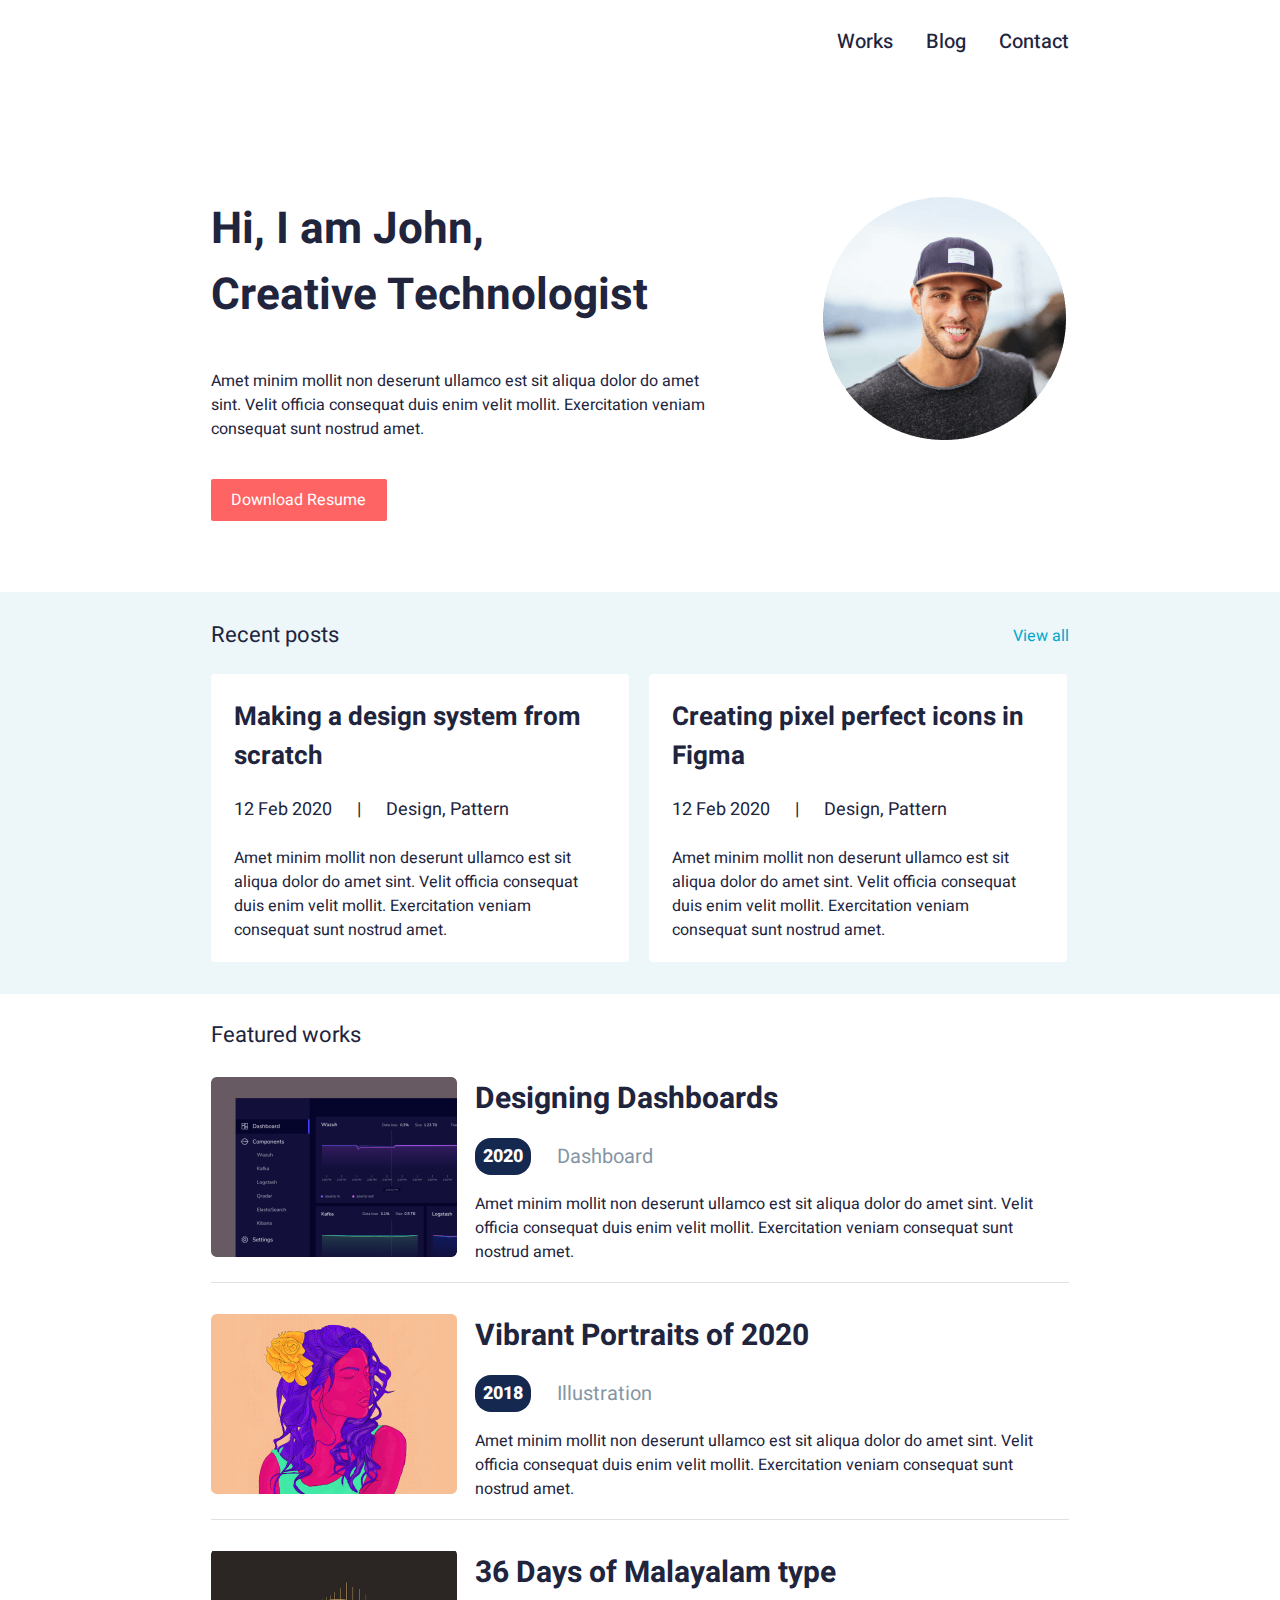
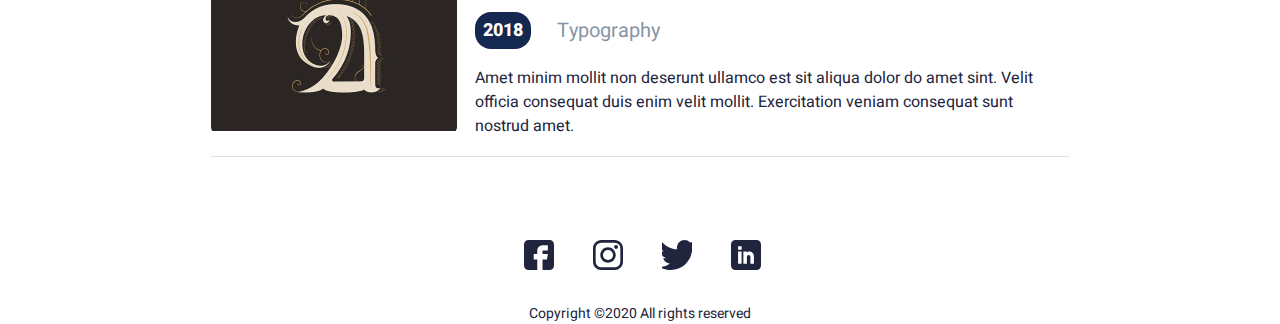
<file: index.html>
<!DOCTYPE html>
<html lang="en">
  <head>
    <meta charset="UTF-8" />
    <meta name="viewport" content="width=device-width, initial-scale=1.0" />
    <title>John home</title>
    <link rel="stylesheet" href="./style/normalize.css" />
    <link rel="stylesheet" href="./style/global.css" />
    <link rel="stylesheet" href="./style/home.css" />
  </head>
  <body>
    <!-- HEADER START -->
    <header class="header">
      <div class="container header__container">
        <nav class="nav">
          <ul class="nav__list">
            <li class="nav__item"><a href="./work.html">Works</a></li>
            <li class="nav__item"><a href="./blog.html">Blog</a></li>
            <li class="nav__item item__work">
              <a href="./index.html">Contact</a>
            </li>
            <li class="nav__bars">
              <a href="#"><img src="./img/menu.svg" alt="bars" /></a>
            </li>
          </ul>
        </nav>
      </div>
    </header>
    <!-- HEADER END -->

    <!-- MAIN START -->
    <main class="main">
      <div class="container main__container">
        <div class="main__left">
          <h1 class="main__left--title">
            Hi, I am John, <br />
            Creative Technologist
          </h1>
          <p>
            Amet minim mollit non deserunt ullamco est sit aliqua dolor do amet
            sint. Velit officia consequat duis enim velit mollit. Exercitation
            veniam consequat sunt nostrud amet.
          </p>
          <a href="#">Download Resume</a>
        </div>
        <div class="main__right">
          <img
            src="./img/jhon-picture.png"
            alt="jhon picture"
            width="243"
            height="243"
          />
        </div>
      </div>
      <div class="posts">
        <div class="container posts__container">
          <div class="posts__top">
            <h3>Recent posts</h3>
            <a href="#">View all</a>
          </div>
          <div class="posts__bottom">
            <div class="first__card">
              <h3>Making a design system from scratch</h3>
              <div class="data">
                <h4 class="data__title">12 Feb 2020</h4>
                <h4 class="data__title">|</h4>
                <h4 class="data__title">Design, Pattern</h4>
              </div>
              <p>
                Amet minim mollit non deserunt ullamco est sit aliqua dolor do
                amet sint. Velit officia consequat duis enim velit mollit.
                Exercitation veniam consequat sunt nostrud amet.
              </p>
            </div>
            <div class="first__card">
              <h3>Creating pixel perfect icons in Figma</h3>
              <div class="data">
                <h4 class="data__title">12 Feb 2020</h4>
                <h4 class="data__title">|</h4>
                <h4 class="data__title">Design, Pattern</h4>
              </div>
              <p>
                Amet minim mollit non deserunt ullamco est sit aliqua dolor do
                amet sint. Velit officia consequat duis enim velit mollit.
                Exercitation veniam consequat sunt nostrud amet.
              </p>
            </div>
          </div>
        </div>
      </div>

      <div class="work">
        <div class="container work__container">
          <h3 class="work__title">Featured works</h3>
          <div class="first__work">
            <div class="work__left">
              <img
                src="./img/design.png"
                alt="design"
                width="246 "
                height="180"
              />
            </div>
            <div class="work__right">
              <h3 class="work__right-title">Designing Dashboards</h3>
              <div class="year">
                <h4>2020</h4>
                <h3>Dashboard</h3>
              </div>
              <p>
                Amet minim mollit non deserunt ullamco est sit aliqua dolor do
                amet sint. Velit officia consequat duis enim velit mollit.
                Exercitation veniam consequat sunt nostrud amet.
              </p>
            </div>
          </div>
          <div class="first__work">
            <div class="work__left">
              <img
                src="./img/vibrant.png"
                alt="vibrant "
                width="246 "
                height="180"
              />
            </div>
            <div class="work__right">
              <h3 class="work__right-title">Vibrant Portraits of 2020</h3>
              <div class="year">
                <h4>2018</h4>
                <h3>Illustration</h3>
              </div>
              <p>
                Amet minim mollit non deserunt ullamco est sit aliqua dolor do
                amet sint. Velit officia consequat duis enim velit mollit.
                Exercitation veniam consequat sunt nostrud amet.
              </p>
            </div>
          </div>
          <div class="first__work">
            <div class="work__left">
              <img src="./img/type.png" alt="type " width="246 " height="180" />
            </div>
            <div class="work__right">
              <h3 class="work__right-title">36 Days of Malayalam type</h3>
              <div class="year">
                <h4>2018</h4>
                <h3>Typography</h3>
              </div>
              <p>
                Amet minim mollit non deserunt ullamco est sit aliqua dolor do
                amet sint. Velit officia consequat duis enim velit mollit.
                Exercitation veniam consequat sunt nostrud amet.
              </p>
            </div>
          </div>
        </div>
      </div>
    </main>
    <!-- MAIN END -->

    <!-- POSTS START-->

    <!-- FOOTER START -->
    <foooter class="footer">
      <div class="container footer__container">
        <div class="icons">
          <a href="facebook.com">
            <img
              src="./img/facebook.svg"
              alt="facebook"
              width="30"
              height="30"
            />
          </a>
          <a href="instagram.com">
            <img
              src="./img/instagram.svg"
              alt="instagram"
              width="30"
              height="30"
            />
          </a>
          <a href="twitter.com">
            <img src="./img/twitter.svg" alt="twitter" width="30" height="30" />
          </a>
          <a href="linkedin.com">
            <img
              src="./img/linkiden.svg"
              alt="linkiden"
              width="30"
              height="30"
            />
          </a>
        </div>
        <h4>Copyright ©2020 All rights reserved</h4>
      </div>
    </foooter>
    <!-- FOOOTER END -->
  </body>
</html>
</file>
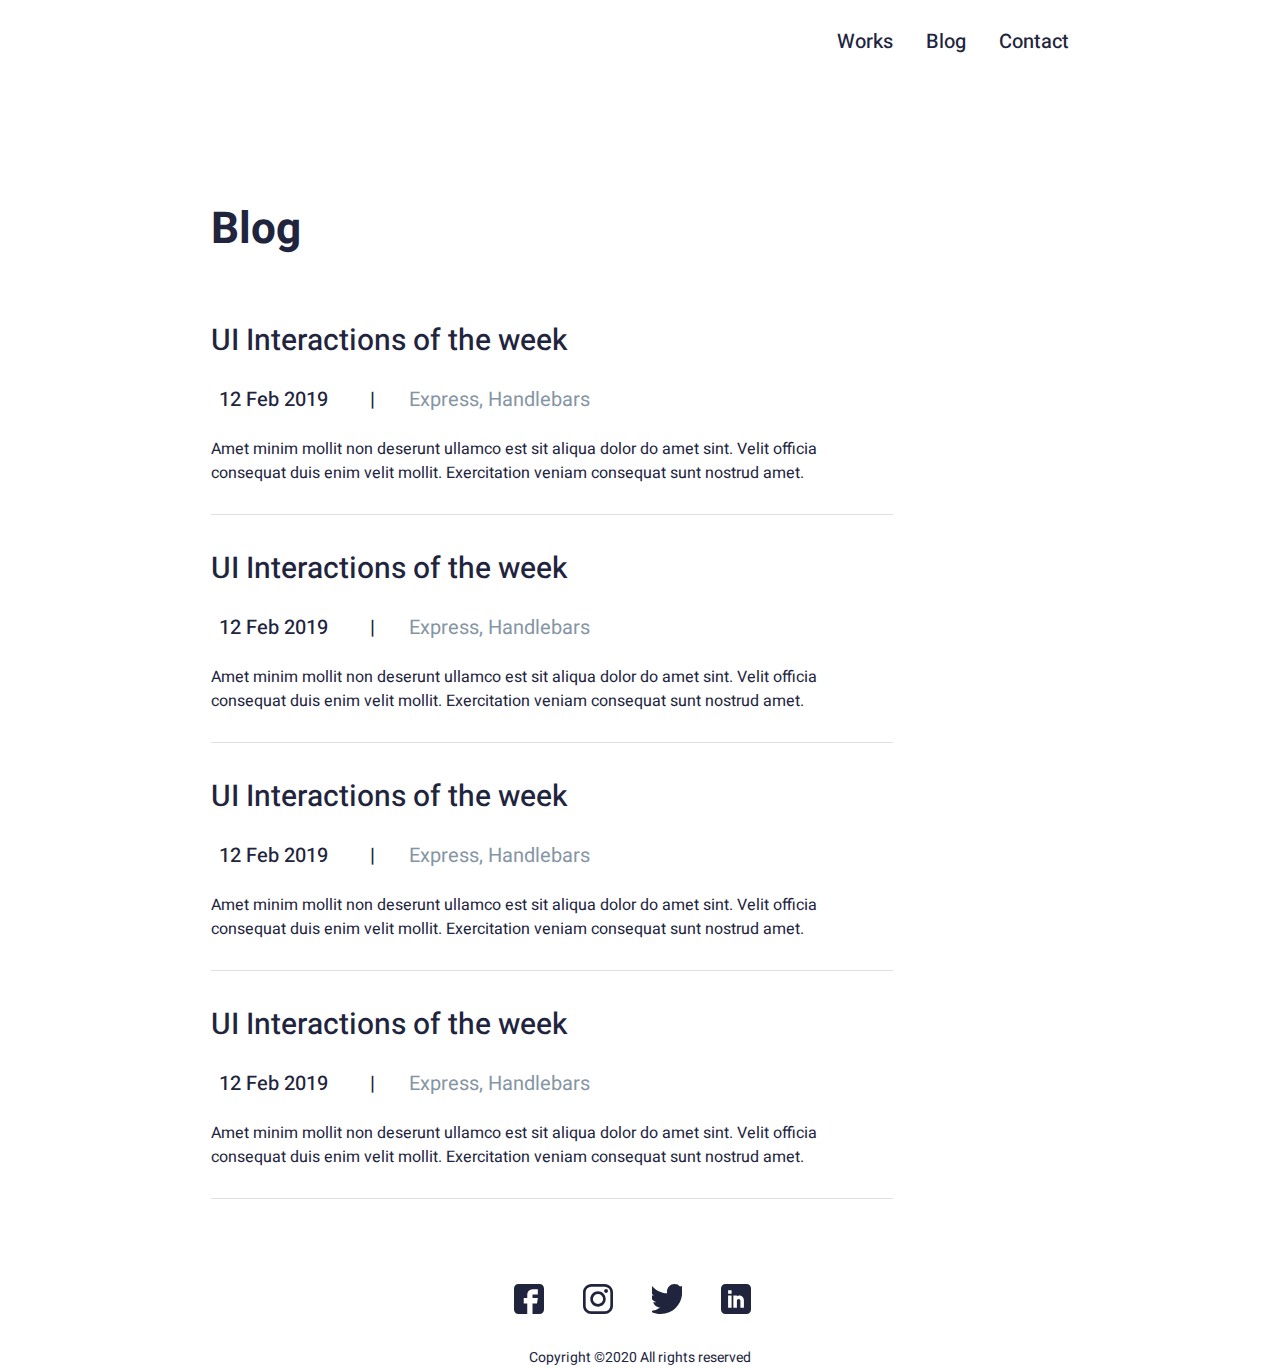
<file: blog.html>
<!DOCTYPE html>
<html lang="en">
  <head>
    <meta charset="UTF-8" />
    <meta name="viewport" content="width=device-width, initial-scale=1.0" />
    <title>Blog</title>
    <link rel="stylesheet" href="./style/normalize.css" />
    <link rel="stylesheet" href="./style/global.css" />
    <link rel="stylesheet" href="./style/blog.css" />
    <link rel="shortcut icon" href="favicon.ico" type="image/x-icon" />
  </head>
  <body>
    <!-- HEADER START -->
    <header class="header">
      <div class="container header__container">
        <nav class="nav">
          <ul class="nav__list">
            <li class="nav__item">
              <a href="./work.html">Works</a>
            </li>
            <li class="nav__item item__work"><a href="./blog.html">Blog</a></li>
            <li class="nav__item"><a href="./index.html">Contact</a></li>
          </ul>
        </nav>
      </div>
    </header>
    <!-- HEADER END -->

    <!-- MAIN START -->
    <main class="blog__main">
      <div class="main__container container">
        <h2 class="main__title">Blog</h2>
        <div class="work__right">
          <h3 class="work__right-title">UI Interactions of the week</h3>
          <div class="year">
            <h4>12 Feb 2019</h4>
            <h4>|</h4>
            <h3>Express, Handlebars</h3>
          </div>
          <p>
            Amet minim mollit non deserunt ullamco est sit aliqua dolor do amet
            sint. Velit officia consequat duis enim velit mollit. Exercitation
            veniam consequat sunt nostrud amet.
          </p>
        </div>
        <div class="work__right">
          <h3 class="work__right-title">UI Interactions of the week</h3>
          <div class="year">
            <h4>12 Feb 2019</h4>
            <h4>|</h4>
            <h3>Express, Handlebars</h3>
          </div>
          <p>
            Amet minim mollit non deserunt ullamco est sit aliqua dolor do amet
            sint. Velit officia consequat duis enim velit mollit. Exercitation
            veniam consequat sunt nostrud amet.
          </p>
        </div>
        <div class="work__right">
          <h3 class="work__right-title">UI Interactions of the week</h3>
          <div class="year">
            <h4>12 Feb 2019</h4>
            <h4>|</h4>
            <h3>Express, Handlebars</h3>
          </div>
          <p>
            Amet minim mollit non deserunt ullamco est sit aliqua dolor do amet
            sint. Velit officia consequat duis enim velit mollit. Exercitation
            veniam consequat sunt nostrud amet.
          </p>
        </div>
        <div class="work__right">
          <h3 class="work__right-title">UI Interactions of the week</h3>
          <div class="year">
            <h4>12 Feb 2019</h4>
            <h4>|</h4>
            <h3>Express, Handlebars</h3>
          </div>
          <p>
            Amet minim mollit non deserunt ullamco est sit aliqua dolor do amet
            sint. Velit officia consequat duis enim velit mollit. Exercitation
            veniam consequat sunt nostrud amet.
          </p>
        </div>
      </div>
    </main>
    <!-- MAIN END -->

    <!-- FOOTER START -->
    <foooter class="footer">
      <div class="container footer__container">
        <div class="icons">
          <a href="facebook.com">
            <img
              src="./img/facebook.svg"
              alt="facebook"
              width="30"
              height="30"
            />
          </a>
          <a href="instagram.com">
            <img
              src="./img/instagram.svg"
              alt="instagram"
              width="30"
              height="30"
            />
          </a>
          <a href="twitter.com">
            <img src="./img/twitter.svg" alt="twitter" width="30" height="30" />
          </a>
          <a href="linkedin.com">
            <img
              src="./img/linkiden.svg"
              alt="linkiden"
              width="30"
              height="30"
            />
          </a>
        </div>
        <h4>Copyright ©2020 All rights reserved</h4>
      </div>
    </foooter>
    <!-- FOOOTER END -->
  </body>
</html>
</file>
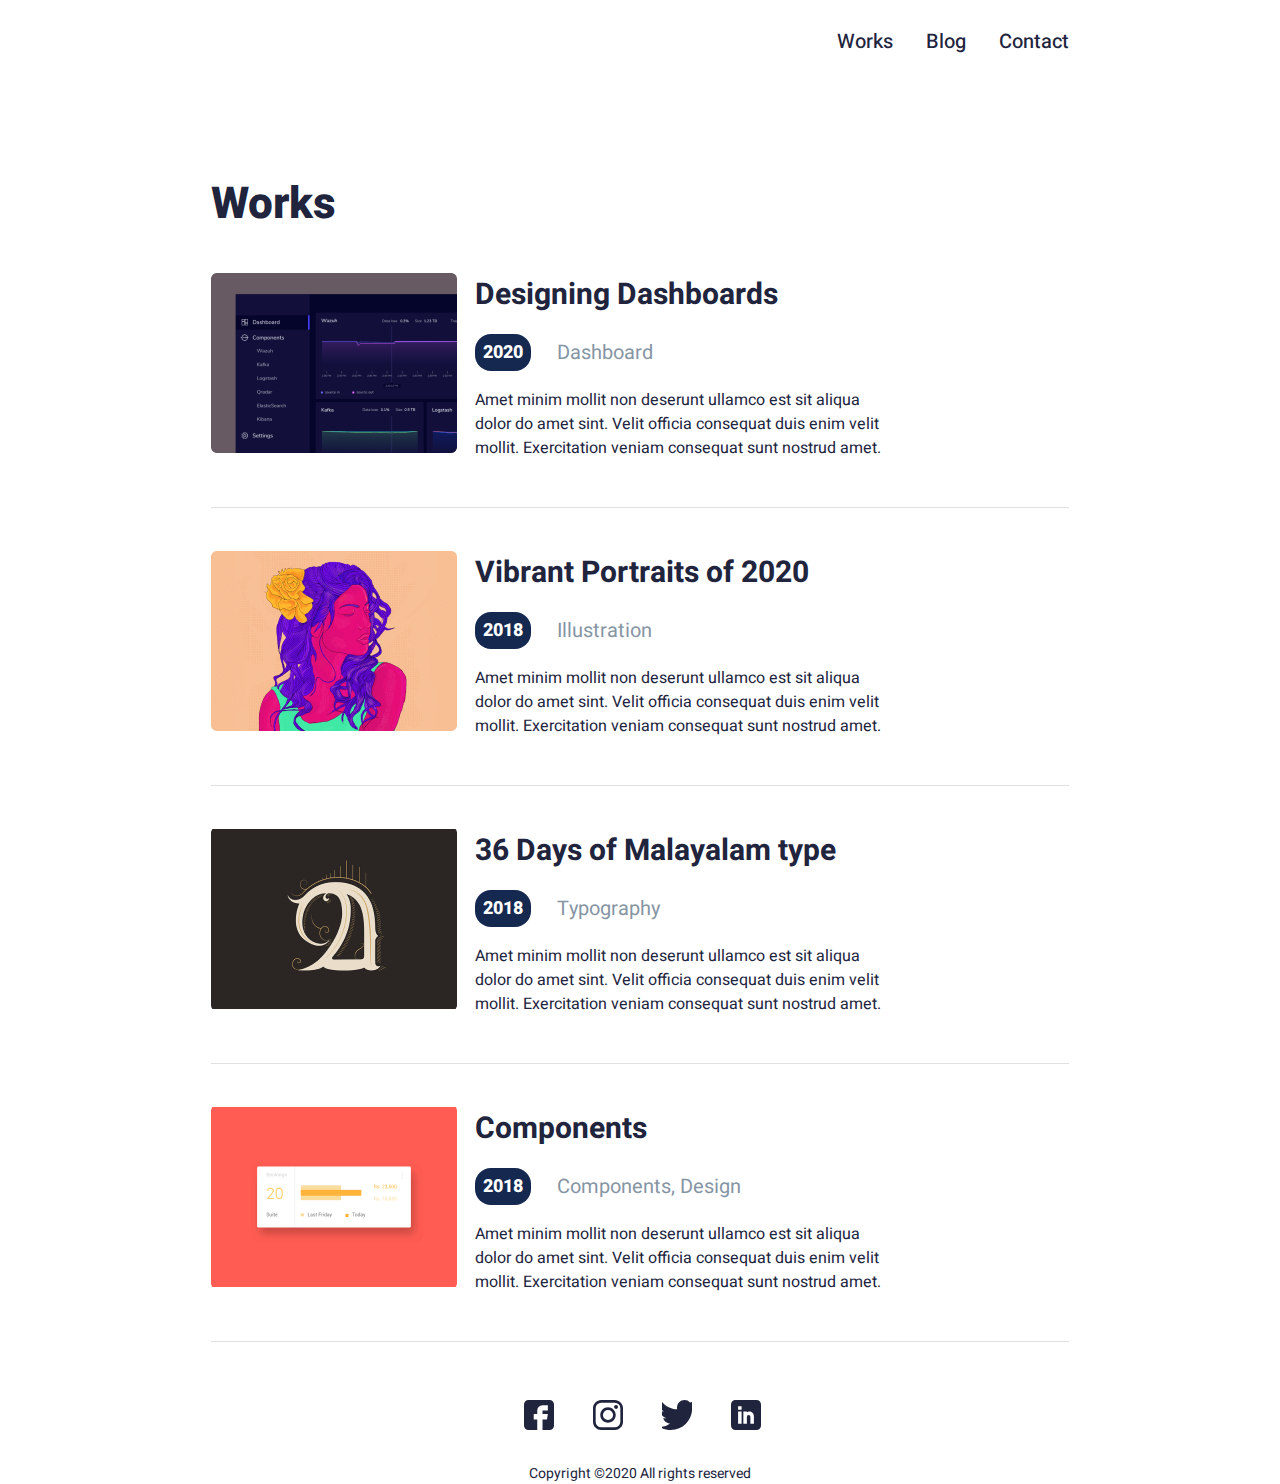
<file: work.html>
<!DOCTYPE html>
<html lang="en">
  <head>
    <meta charset="UTF-8" />
    <meta name="viewport" content="width=device-width, initial-scale=1.0" />
    <title>Works</title>
    <link rel="stylesheet" href="./style/normalize.css" />
    <link rel="stylesheet" href="./style/global.css" />
    <link rel="stylesheet" href="./style/work.css" />
    <link rel="shortcut icon" href="favicon.ico" type="image/x-icon" />
  </head>
  <body>
    <!-- HEADER START -->
    <header class="header">
      <div class="container header__container">
        <nav class="nav">
          <ul class="nav__list">
            <li class="nav__item item__work">
              <a href="./work.html">Works</a>
            </li>
            <li class="nav__item"><a href="./blog.html">Blog</a></li>
            <li class="nav__item"><a href="./index.html">Contact</a></li>
          </ul>
        </nav>
      </div>
    </header>
    <!-- HEADER END -->

    <!-- MAIN START -->
    <main class="main">
      <div class="work">
        <div class="container work__container">
          <h3 class="work__title">Works</h3>
          <div class="first__work">
            <div class="work__left">
              <img
                src="./img/design.png"
                alt="design"
                width="246 "
                height="180"
              />
            </div>
            <div class="work__right">
              <h3 class="work__right-title">Designing Dashboards</h3>
              <div class="year">
                <h4>2020</h4>
                <h3>Dashboard</h3>
              </div>
              <p>
                Amet minim mollit non deserunt ullamco est sit aliqua dolor do
                amet sint. Velit officia consequat duis enim velit mollit.
                Exercitation veniam consequat sunt nostrud amet.
              </p>
            </div>
          </div>
          <div class="first__work">
            <div class="work__left">
              <img
                src="./img/vibrant.png"
                alt="vibrant "
                width="246 "
                height="180"
              />
            </div>
            <div class="work__right">
              <h3 class="work__right-title">Vibrant Portraits of 2020</h3>
              <div class="year">
                <h4>2018</h4>
                <h3>Illustration</h3>
              </div>
              <p>
                Amet minim mollit non deserunt ullamco est sit aliqua dolor do
                amet sint. Velit officia consequat duis enim velit mollit.
                Exercitation veniam consequat sunt nostrud amet.
              </p>
            </div>
          </div>
          <div class="first__work">
            <div class="work__left">
              <img src="./img/type.png" alt="type " width="246 " height="180" />
            </div>
            <div class="work__right">
              <h3 class="work__right-title">36 Days of Malayalam type</h3>
              <div class="year">
                <h4>2018</h4>
                <h3>Typography</h3>
              </div>
              <p>
                Amet minim mollit non deserunt ullamco est sit aliqua dolor do
                amet sint. Velit officia consequat duis enim velit mollit.
                Exercitation veniam consequat sunt nostrud amet.
              </p>
            </div>
          </div>
          <div class="first__work">
            <div class="work__left">
              <img
                src="./img/component.png"
                alt="component"
                width="246 "
                height="180"
              />
            </div>
            <div class="work__right">
              <h3 class="work__right-title">Components</h3>
              <div class="year">
                <h4>2018</h4>
                <h3>Components, Design</h3>
              </div>
              <p>
                Amet minim mollit non deserunt ullamco est sit aliqua dolor do
                amet sint. Velit officia consequat duis enim velit mollit.
                Exercitation veniam consequat sunt nostrud amet.
              </p>
            </div>
          </div>
        </div>
      </div>
    </main>
    <!-- MAIN END -->

    <!-- FOOTER START -->
    <foooter class="footer">
      <div class="container footer__container">
        <div class="icons">
          <a href="facebook.com">
            <img
              src="./img/facebook.svg"
              alt="facebook"
              width="30"
              height="30"
            />
          </a>
          <a href="instagram.com">
            <img
              src="./img/instagram.svg"
              alt="instagram"
              width="30"
              height="30"
            />
          </a>
          <a href="twitter.com">
            <img src="./img/twitter.svg" alt="twitter" width="30" height="30" />
          </a>
          <a href="linkedin.com">
            <img
              src="./img/linkiden.svg"
              alt="linkiden"
              width="30"
              height="30"
            />
          </a>
        </div>
        <h4>Copyright ©2020 All rights reserved</h4>
      </div>
    </foooter>
    <!-- FOOOTER END -->
  </body>
</html>
</file>
<file: style/global.css>
@import "./fonts.css";
@import "./variable.css";
* {
  margin: 0;
  padding: 0;
  box-sizing: border-box;
}
html {
  font-size: 62.5%;
  scroll-behavior: smooth;
  height: 100%;
}
body {
  height: 100%;
  display: flex;
  flex-direction: column;
  font-family: var(--main-font-family);
  color: var(--dark-color);
  font-size: 1.6rem;
  line-height: 1.5;
  max-height: 2041px;
}
main {
  flex-grow: 1;
}
ul,
ol {
  list-style-type: none;
}
a {
  display: inline-block;
  text-decoration: none;
}
img {
  object-fit: cover;
  display: flex;
}

.container {
  max-width: 958px;
  width: 100%;
  margin: 0 auto;
  padding-left: 5rem;
  padding-right: 5rem;
}
.header {
  margin-top: 27px;
  margin-bottom: 140px;
}

.header__container {
  display: flex;
  justify-content: flex-end;
}

.nav__list {
  display: flex;
  gap: 3.3rem;
}
.nav__item a {
  font-weight: 500;
  font-size: 20px;
  color: #000;
  transition: var(--transition);
}
.nav__item a:hover {
  color: var(--primary-color);
}
.nav__item a:link {
  color: var(--dark-color);
}
.nav__bars {
  display: none;
}
@media screen and (max-width: 375px) {
  .nav__item {
    display: none;
  }
  .nav__bars {
    justify-content: flex-end;
    display: block;
  }
}

/* HEADER END */

/* WORKS START */
.work {
  margin-top: 25px;
  margin-bottom: 83px;
}

.work__title {
  color: var(--dark-color);
  font-size: 2.2rem;
  margin-bottom: 25px;
  font-weight: 400;
}
.first__work {
  display: flex;
  gap: 1.8rem;
  padding-bottom: 18px;
  border-bottom: 1px solid #e0e0e0;
  margin-bottom: 31px;
}

.work__right {
  width: 594px;
}
.work__right-title {
  font-weight: 700;
  font-size: 3rem;
  color: var(--dark-color);
  margin-bottom: 16px;
}
.year {
  display: flex;
  align-items: center;
  gap: 2.6rem;
  margin-bottom: 17px;
}
.year h4 {
  padding: 5px 8px;
  background-color: #142850;
  border-radius: 16px;
  color: #fff;
  font-weight: 800;
  font-size: 18px;
}
.year h3 {
  font-weight: 400;
  font-size: 2rem;
  color: var(--light-color);
}

.icons {
  margin-left: 313px;
  margin-bottom: 26px;
}
.icons a {
  margin-right: 35px;
}
.footer__container h4 {
  text-align: center;
  font-weight: 400;
  font-size: 1.4rem;
  color: var(--dark-color);
}
/* WORKS END */
</file>
<file: style/home.css>
@import "./global.css";

.item__work a {
  color: var(--primary-color);
}
.main__container {
  margin-bottom: 71px;
  display: flex;
  gap: 106px;
}
.main__left {
  width: 506px;
}
.main__left--title {
  font-weight: 700;
  font-size: 4.4rem;
  color: var(--dark-color);
  margin-bottom: 4rem;
}
.main__left p {
  margin-bottom: 38px;
}
.main__left a {
  background-color: var(--primary-color);
  border-radius: 2px;
  padding: 9px 21px 9px 20px;
  color: #fff;
  transition: var(--transition);
}
.main__left a:hover {
  background-color: #fff;
  color: var(--primary-color);
}
.res {
  display: none;
}

@media screen and (max-width=375px) {
  .main__container {
    display: block;
  }
}
.res {
  display: block;
}

/* MAIN END */

/* POSTS START */

.posts {
  padding-top: 27px;
  background-color: #edf7fa;
  padding-bottom: 32px;
}

.posts__top {
  display: flex;
  align-items: center;
  justify-content: space-between;
  margin-bottom: 22px;
}
.posts__top h3 {
  font-size: 2.2rem;
  color: var(--dark-color);
  font-weight: 400;
}
.posts__top a {
  color: var(--secondary-color);
  transition: var(--transition);
}
.posts__top a:hover {
  color: var(--primary-color);
}
.posts__bottom {
  display: flex;
  gap: 2rem;
}
.first__card {
  background-color: #fff;
  border-radius: 4px;
  width: 418px;
  padding: 24px 21px 20px 23px;
}
.first__card h3 {
  font-weight: 700;
  font-size: 2.6rem;
  color: var(--dark-color);
  margin-bottom: 20px;
}
.data {
  display: flex;
  align-items: center;
  gap: 25px;
  margin-bottom: 23px;
}
.data__title {
  font-weight: 400;
  font-size: 1.8rem;
  color: var(--dark-color);
}
</file>
<file: style/blog.css>
@import "./global.css";
body {
  max-height: 1261px;
}

.item__work a {
  color: var(--primary-color);
}

.blog__main {
  margin-bottom: 53px;
}
.main__title {
  font-weight: 700;
  font-size: 4.4rem;
  color: var(--dark-color);
  margin-bottom: 56px;
}

.work__right {
  width: 682px;
  margin-bottom: 32px;
  padding-bottom: 29px;
  border-bottom: 1px solid #e0e0e0;
}
.work__right-title {
  font-weight: 500;
  font-size: 3rem;
  margin-bottom: 1.6rem;
}
.work__right h4 {
  background-color: #fff;
  font-weight: 500;
  font-size: 2rem;
  color: var(--dark-color);
}
.icons {
  margin-left: 20px;
}
.footer__container {
  text-align: center;
}
</file>
<file: style/work.css>
@import "./global.css";

body {
  max-height: 1534px;
}

.header {
  margin-bottom: 90px;
}
.item__work a {
  color: var(--primary-color);
}
.work {
  margin-bottom: 58px;
}
.work__title {
  font-weight: 900;
  font-size: 4.4rem;
  margin-bottom: 35px;
}
.first__work {
  display: flex;
  gap: 1.8rem;
  padding-bottom: 47px;
  border-bottom: 1px solid #e0e0e0;
  margin-bottom: 43px;
}
.first__work p {
  width: 418px;
}
</file>
